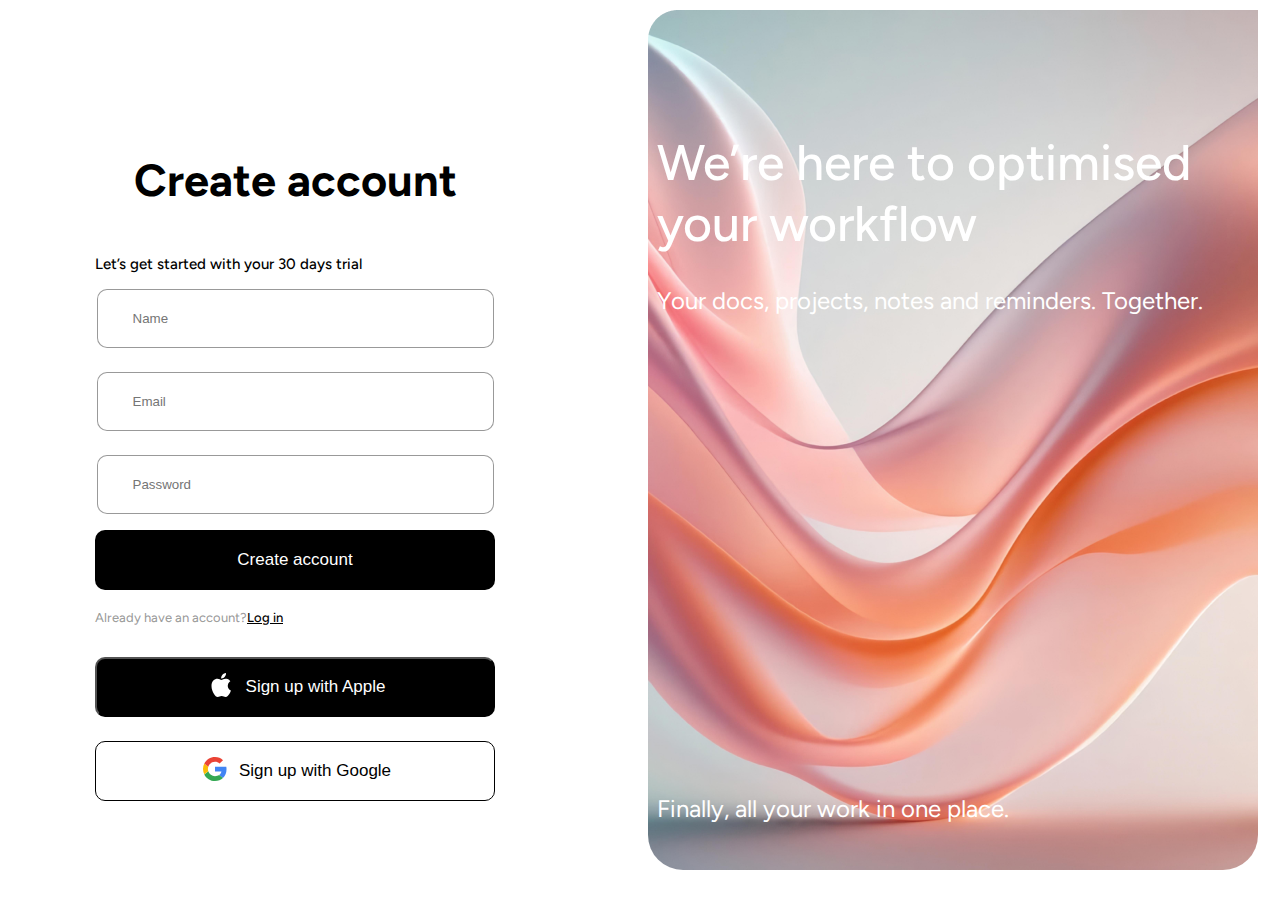
<file: project-css-4-1/index.html>
<!DOCTYPE html>
<html lang="en">

<head>
    <meta charset="UTF-8">
    <meta name="viewport" content="width=device-width, initial-scale=1.0">
    <title>Document</title>
    <link rel="stylesheet" href="style.css">
</head>

<body>

    <div class="content">
        <div class="left-content">
            <div class="head-left-content">
                Create account
            </div>
            <div class="middle-left-content">
                <div class="top-left-content">
                    Let’s get started with your 30 days trial
                </div>
                <div class="inputs-left-content">
                    <div class="input1">
                        <input type="text" placeholder="Name" >
                    </div>
                    <div class="input1">
                        <input type="email" placeholder="Email">
                    </div>
                    <div class="input1">
                        <input type="password" placeholder="Password">
                    </div>

                </div>
                <div class="button-creat-acount">
                    <button class="button1">
                        Create account
                    </button>
                </div>
                <div class="log-in">
                    <span class="p1">Already have an account? </span><a href="" class="a1">Log in</a>
                </div>
            </div>
            <div class="bottom-left-content">
                <div class="sign-up-with-apple">
                    <button class="button2">
                        Sign up with Apple
                    </button>
                </div>
                <div class="sign-up-with-google">
                    <button class="button3">
                        Sign up with Google
                    </button>
                </div>
            </div>
        </div>


        <div class="right-content">
            <div class="top-right-content">
                <div class="title-right-content">
                    We’re here to optimised
                    your workflow
                </div>
                <div class="description-right-content">
                    Your docs, projects, notes and reminders.
                    Together.
                </div>
            </div>
            <div class="bottom-right-content">

                Finally, all your work in one place.
            </div>
        </div>

    </div>
</body>

</html>
</file>
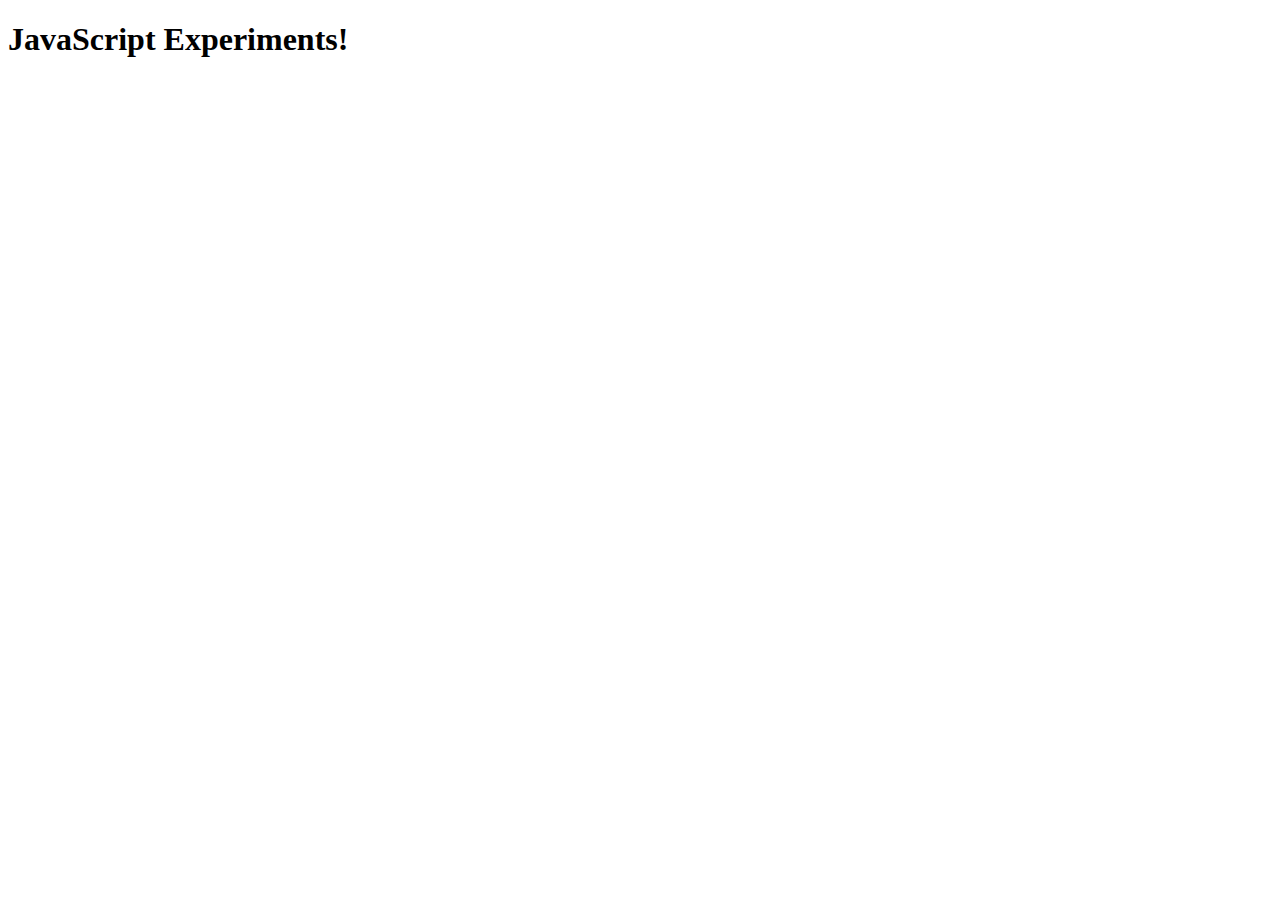
<file: even number/evennumber.html>
<!DOCTYPE html>
<html lang="en">
<head>
    <meta charset="UTF-8">
    <meta name="viewport" content="width=device-width, initial-scale=1.0">
    <title>Document</title>
    <title>JavaScript Experiments</title>
</head>
<body>
    <h1>JavaScript Experiments!</h1>
    <script src="evennumber.js"></script>
</body>
</html>
</file>
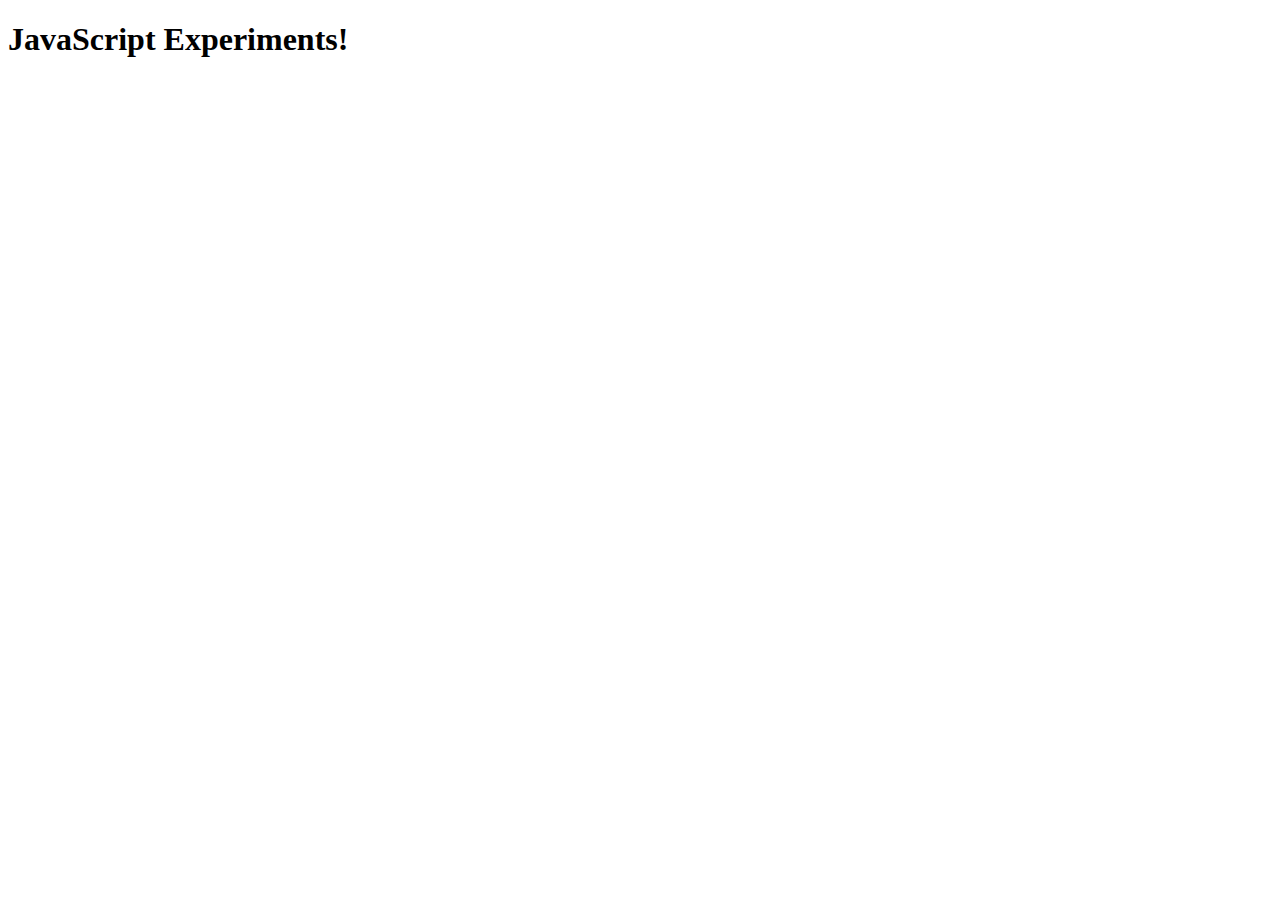
<file: first name last name/name.html>
<!DOCTYPE html>
<html lang="en">
<head>
    <meta charset="UTF-8">
    <meta name="viewport" content="width=device-width, initial-scale=1.0">
    <title>Document</title>
    <title>JavaScript Experiments</title>
</head>
<body>
    <h1>JavaScript Experiments!</h1>
    <script src="name.js"></script>
</body>
</html>
</file>
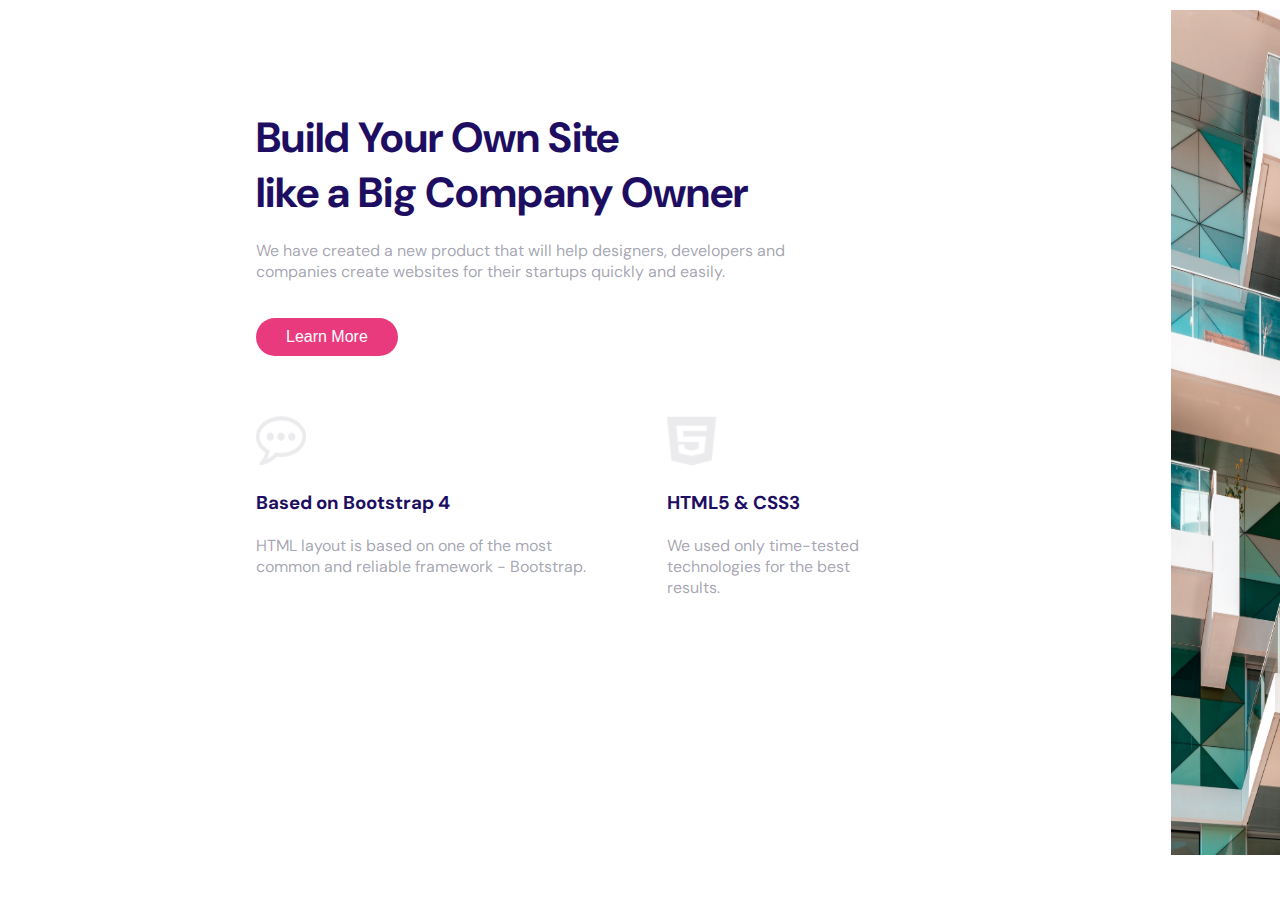
<file: project21/project21.html>
<!DOCTYPE html>
<html lang="en">

<head>
    <meta charset="UTF-8">
    <meta name="viewport" content="width=device-width, initial-scale=1.0">
    <title>project21</title>
    <link rel="stylesheet" href="project21.css">
    <link href='https://fonts.googleapis.com/css?family=DM Sans' rel='stylesheet'>
</head>

<body>
    <div class="body">
        <div class="head">
            <h2 class="headh1">
                Build Your Own Site 
            </h2>
            <h2>
                like a Big Company Owner
            </h2>
            <p class="firstp">
                We have created a new product that will help designers, developers and companies create websites for
                their startups quickly and easily.
            </p>
        </div>
        <div class="button">
            <button>
                Learn More
            </button>
        </div>
        <div class="blogs">
            <div class="sub-head1">
                <img src="img/fa-commenting-o.png" alt="logo1">
                <h3 class="first-h3">
                    Based on Bootstrap 4
                </h3>
                <p>
                    HTML layout is based on one of the most common and reliable framework - Bootstrap.
                </p>
            </div>
            <div class="sub-head2">
                <img src="img/fa-commenting-o (1).png" alt="logo2">
                <h3 class="scond-h3">
                    HTML5 & CSS3
                </h3>
                <p>
                    We used only time-tested technologies for the best results.
                </p>
            </div>
        </div>
    </div>
    <div class="img">
        <img src="img/dccd6dbe720b42e9b0413e3a873d2883.jpg" alt="img">
    </div>
</body>

</html>
</file>
<file: project-css-4-1/style.css>
@import url('https://fonts.googleapis.com/css2?family=Figtree:ital,wght@0,300;0,400;1,300;1,400&display=swap');


body,
html {
    font-family: 'Figtree', sans-serif;
    width: 100%;
    height: 100vh;
    box-sizing: border-box;
}

.content {
    display: flex;
    flex-direction: row;
    justify-content: flex-end;
    align-items: center;
    padding: 0;
    margin: 10px 30px;
    gap: 6rem;

}

.right-content {
    background-image: url(img/Rectangle\ 1.png);
    background-size: cover;
    display: flex;
    /* width: 700px; */
    border-bottom-left-radius: 35px;
    border-bottom-right-radius: 35px;
    height: 860px;
    width: 50%;
    flex-direction: column;
    justify-content: space-around;
    align-items: center;
    margin-bottom: 10px;
    gap: 10rem;
    flex-shrink: 0;

}

.top-right-content {
    display: flex;
    flex-direction: column;
    justify-content: center;
    align-items: center;
    gap: 32px;

}

.title-right-content {
    width: 592px;
    color: #FFF;
    font-size: 50px;
    font-style: normal;
    font-weight: 500;
    line-height: normal;
}

.description-right-content {
    width: 592px;
    color: #FFF;
    font-size: 24px;
    font-style: normal;
    font-weight: 400;
    line-height: normal;
}

.bottom-right-content {
    width: 592px;
    color: #FFF;
    font-size: 24px;
    font-style: normal;
    font-weight: 400;
    line-height: normal;
    display: flex;
    position: relative;
    top: 75px;

}

.left-content {
    display: flex;
    flex-direction: column;
    justify-content: center;
    align-items: center;
    gap: 2rem;
    width: 50%;

    /* width: 400px; */
    position: relative;
    top: 2rem;
    height: 708px;

}

.head-left-content {
    width: 350px;
    flex-shrink: 0;
    color: #000;
    font-size: 45px;
    font-style: normal;
    font-weight: 700;
    line-height: normal;
    text-align: center;
    margin-bottom: 1rem;
}

.top-left-content {
    margin-bottom: 1rem;
    color: #000;
    font-size: 15px;
    font-style: normal;
    font-weight: 500;
    line-height: normal;
    text-align: left;
}

.inputs-left-content {
    display: flex;
    flex-direction: column;
    justify-content: center;
    align-items: center;
    gap: 1.5rem;

}


input {
    padding-left: 35px;
    height: 55px;
    width: 358px;
    border-radius: 10px;
    border: 1px solid rgba(0, 0, 0, 0.40);
}

.button-creat-acount {

    width: 400px;
    height: 60px;
    border-radius: 10px;
    background: #000;
    margin-top: 1rem;
    margin-bottom: 20px;
    display: flex;
    justify-content: center;
    align-items: center;
}

.button1 {
    background-color: #000;
    color: #FFF;
    border: 1px solid black;
    font-size: 17px;
    font-style: normal;
    font-weight: 500;
    line-height: normal;

}

.log-in {
    display: flex;
    flex-direction: row;
    justify-content: flex-start;
    align-items: center;
    width: 390px;

}

.p1 {
    color: rgba(0, 0, 0, 0.40);
    font-size: 13px;
    font-style: normal;
    font-weight: 500;
    line-height: normal;
}

.a1 {
    color: #000;
    font-size: 13px;
    font-style: normal;
    font-weight: 500;
    line-height: normal;
}

.bottom-left-content {
    display: flex;
    flex-direction: column;
    justify-content: center;
    align-items: center;
    gap: 1.5rem;
}

.button2 {
    display: flex;
    width: 400px;
    height: 60px;
    padding: 10px;
    justify-content: center;
    align-items: center;
    gap: 8px;
    border-radius: 10px;
    background: #000;
    color: #FFF;
    color: #FFF;
    font-size: 17px;
    font-style: normal;
    font-weight: 500;
    line-height: normal;
}

.button2::before {
    content: url(img/image.svg);
}

.button3 {
    display: flex;
    width: 400px;
    height: 60px;
    padding: 10px;
    justify-content: center;
    align-items: center;
    gap: 8px;
    border-radius: 10px;
    border: 1px solid #000;
    color: #000;
    font-size: 17px;
    font-style: normal;
    font-weight: 500;
    line-height: normal;
    background-color: #FFF;
}

.button3::before {
    content: url(img/image\ \(1\).svg);
}
</file>
<file: project21/project21.css>
body{
    font-family: 'DM Sans';
    display: flex;
    justify-items: center;
    margin-top : 10px ;
    margin-left: 20%;
    width: 1400px;
}
h2{
   color: #1E0E62;
   width: 570px;
   font-size: 42px;
   margin: 0px;
}
p{
    color: #15143966;
    margin-top: 20px;
}
.head>p{
    width: 60%;
}
img{
  width: 485px;
  height: 845px;
  margin-top: 0px ;
}
.sub-head2>img{
    width: 50px;
    height: 50px;
}
.sub-head1>img{
    width: 50px;
    height: 50px;
}
.blogs{
    display: flex;
    gap: 80px;
    margin-top: 60px;
    width: 70%;
}
h3{
    color: #1E0E62;
}
button{
    background-color: #E93A7D;
    border: none;
    color: white;
    padding: 10px 30px;
    text-align: center;
    margin-top: 20px;
    display: inline-block;
    font-size: 16px;
    border-radius: 25px;
}
.head{
    margin-top: 100px;
}
</file>
